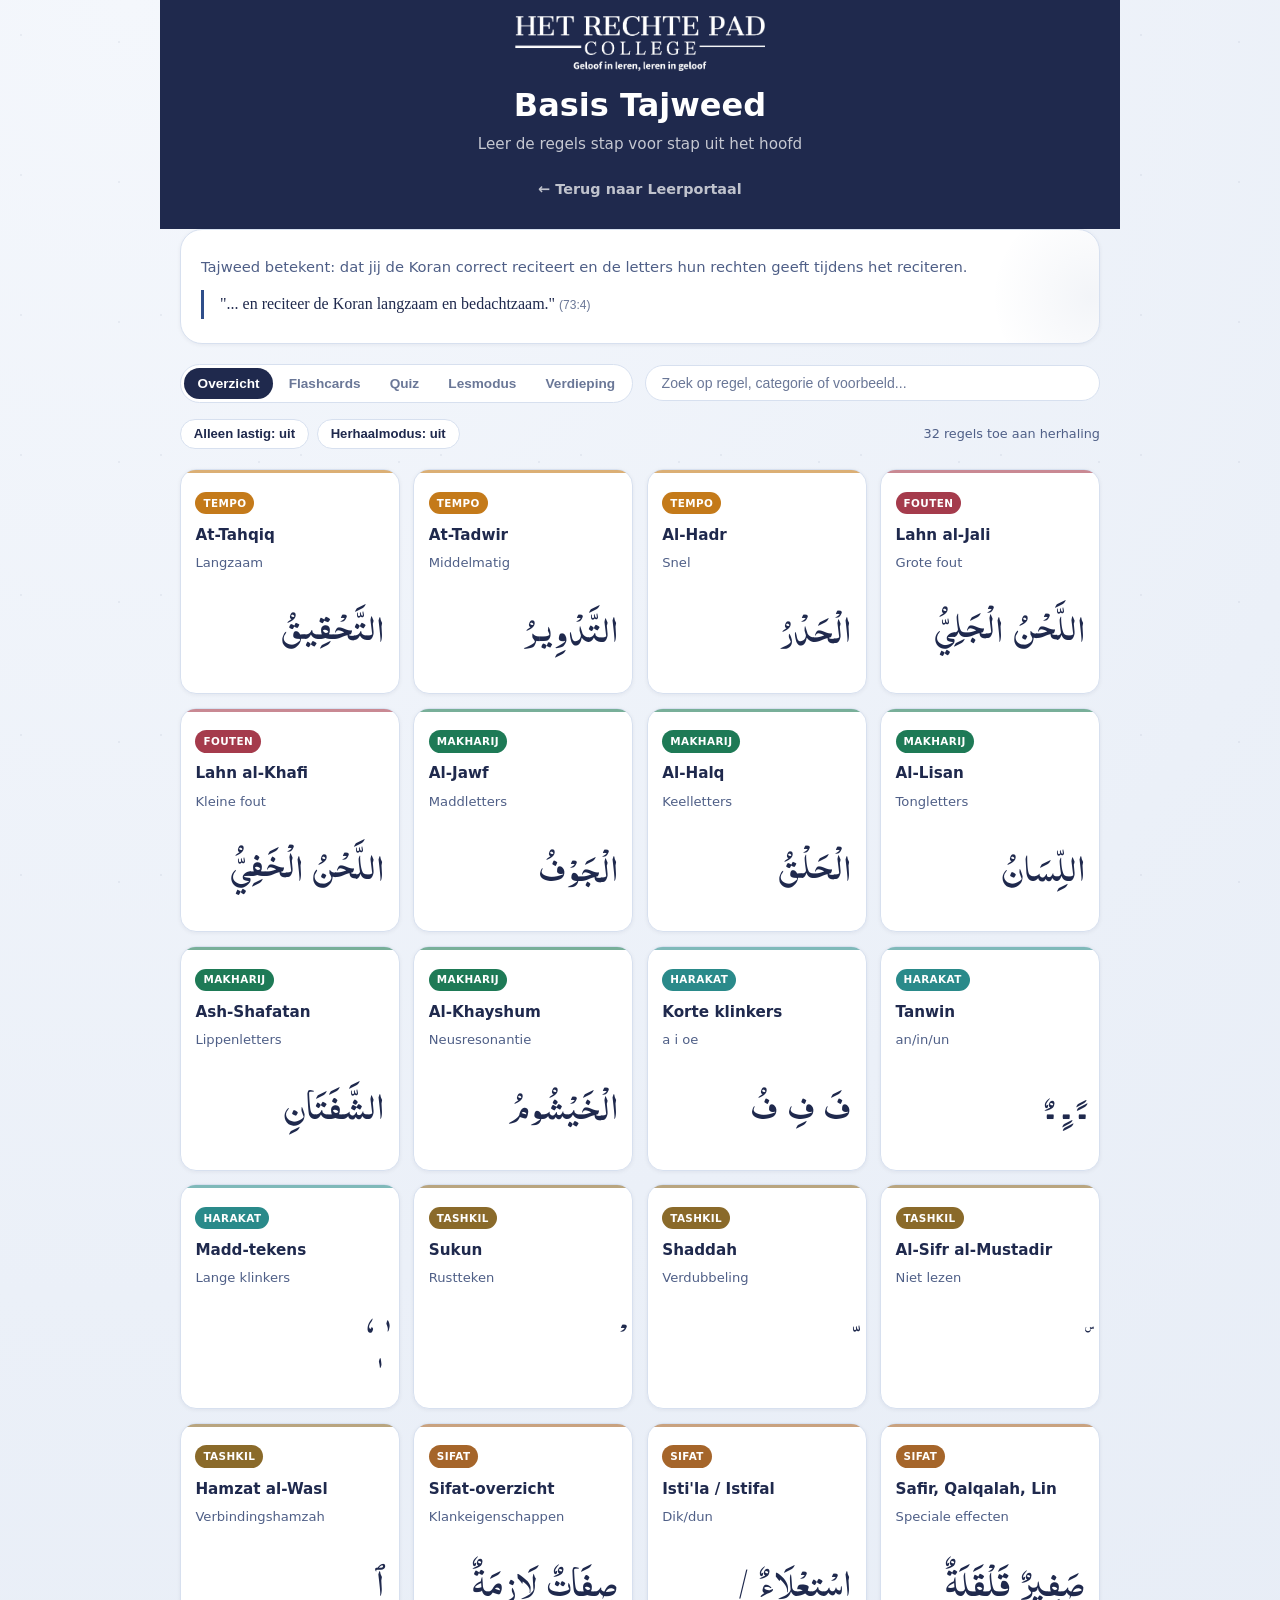
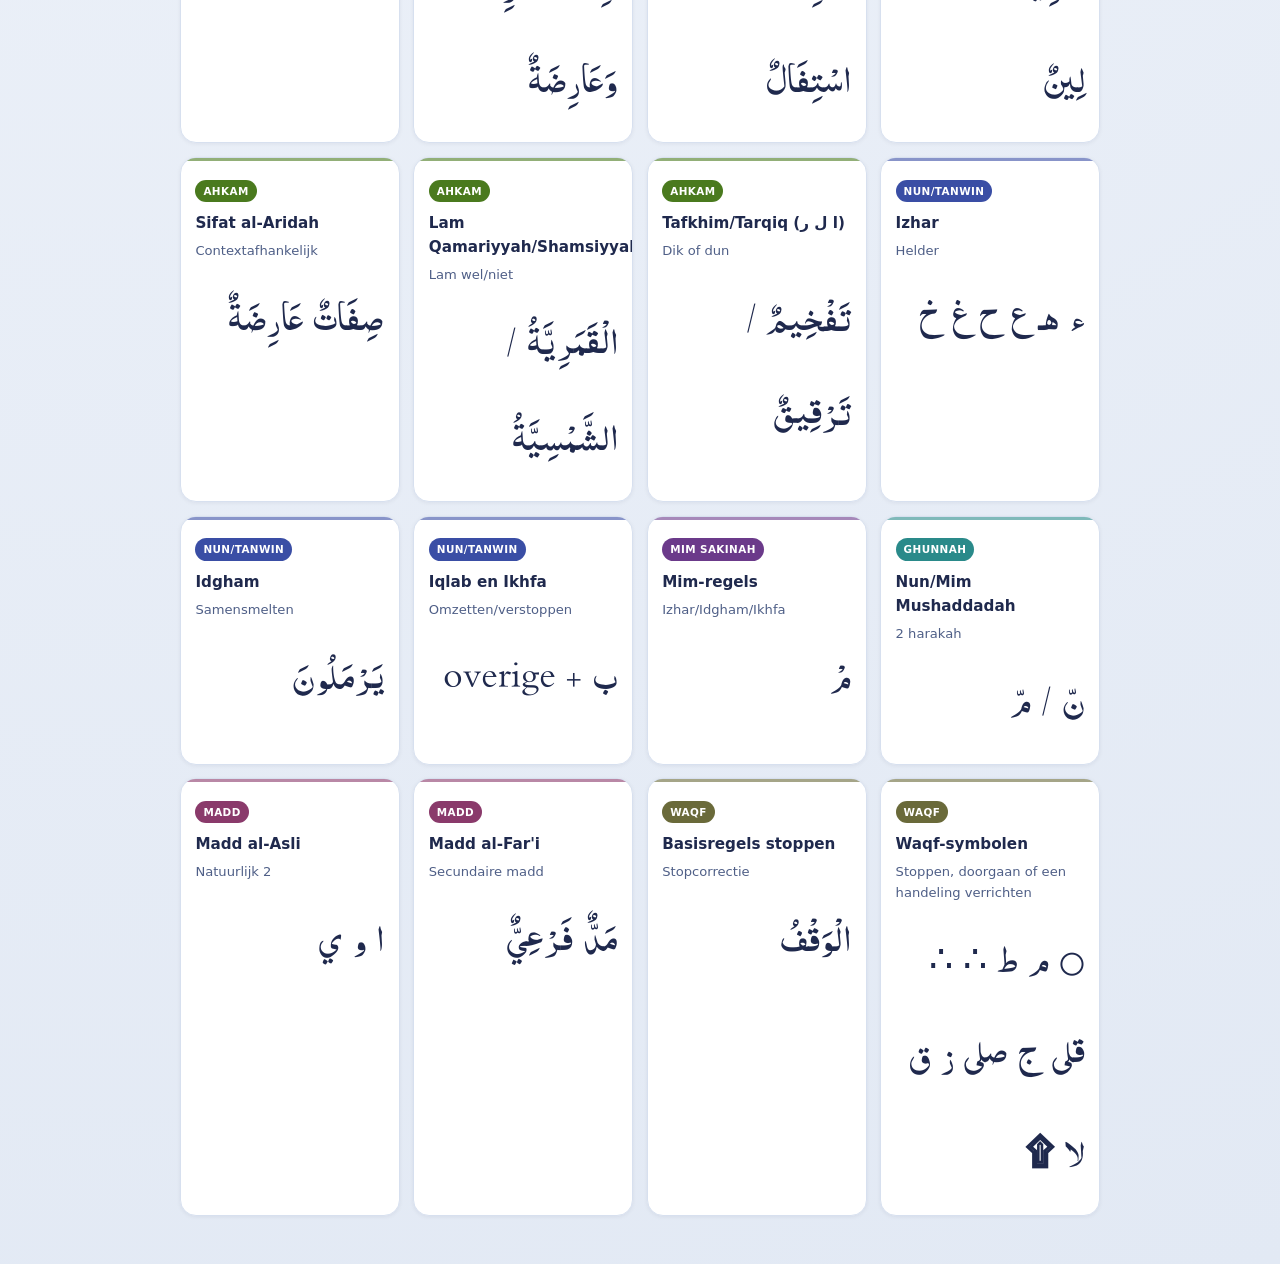
<file: index.html>
<!DOCTYPE html>
<html lang="nl" dir="ltr">
<head>
  <meta charset="UTF-8">
  <meta name="viewport" content="width=device-width, initial-scale=1.0, viewport-fit=cover">
  <title>Basis Tajweed | Het Rechte Pad College</title>
  <link rel="icon" href="/icons/favicon.ico" sizes="48x48">
  <link rel="icon" type="image/svg+xml" href="/icons/favicon.svg">
  <link rel="icon" type="image/png" href="/icons/favicon-96x96.png" sizes="96x96">
  <link rel="apple-touch-icon" sizes="180x180" href="/icons/apple-touch-icon.png">
  <link rel="manifest" href="/icons/site.webmanifest">
  <meta http-equiv="Content-Security-Policy" content="default-src 'self'; script-src 'self' 'unsafe-inline' https://gc.zgo.at; style-src 'self' 'unsafe-inline' https://fonts.googleapis.com; font-src 'self' https://fonts.gstatic.com; img-src 'self' data:; connect-src 'self' https://hetrechtepadcollege.goatcounter.com;">
  <link rel="preconnect" href="https://fonts.googleapis.com">
  <link rel="preconnect" href="https://fonts.gstatic.com" crossorigin>
  <link href="https://fonts.googleapis.com/css2?family=Amiri+Quran&family=Cinzel:wght@400;600;700&family=Noto+Sans:wght@400;500;600;700&display=swap" rel="stylesheet">
  <link rel="stylesheet" href="style.css">
</head>
<body>
<div class="app-shell">
  <header class="app-header">
    <div class="header-inner">
      <img src="images/HRPC-logo.png" alt="Het Rechte Pad College" class="header-logo">
      <div class="header-text">
        <h1 class="header-title">Basis Tajweed</h1>
        <p class="header-subtitle">Leer de regels stap voor stap uit het hoofd</p>
      </div>
    </div>
    <div class="portal-home-wrap">
      <a href="../../" class="portal-home-btn">← Terug naar Leerportaal</a>
    </div>
  </header>

  <section class="intro-section">
    <p>Tajweed betekent: dat jij de Koran correct reciteert en de letters hun rechten geeft tijdens het reciteren.</p>
    <blockquote>"... en reciteer de Koran langzaam en bedachtzaam." <span>(73:4)</span></blockquote>
  </section>

  <div class="toolbar">
    <div class="mode-toggle" role="tablist" aria-label="Modus">
      <button class="mode-btn active" id="modeGallery" role="tab" aria-selected="true">Overzicht</button>
      <button class="mode-btn" id="modeFlashcard" role="tab" aria-selected="false">Flashcards</button>
      <button class="mode-btn" id="modeQuiz" role="tab" aria-selected="false">Quiz</button>
      <button class="mode-btn" id="modeLesson" role="tab" aria-selected="false">Lesmodus</button>
      <button class="mode-btn" id="modeVerdieping" role="tab" aria-selected="false">Verdieping</button>
    </div>
    <div class="search-wrap" id="searchWrap">
      <input type="search" id="searchInput" class="search-input" placeholder="Zoek op regel, categorie of voorbeeld...">
    </div>
  </div>

  <div class="study-utilities" id="studyUtilities">
    <button class="utility-btn" id="toggleDifficultOnly" type="button">Alleen lastig: uit</button>
    <button class="utility-btn" id="toggleReviewOnly" type="button">Herhaalmodus: uit</button>
    <p class="due-info" id="dueInfo">0 regels toe aan herhaling</p>
  </div>

  <main class="view view-gallery active" id="viewGallery">
    <div class="rules-grid" id="rulesGrid"></div>
    <p class="no-results" id="noResults" hidden>Geen regels gevonden.</p>
  </main>

  <main class="view view-flashcard" id="viewFlashcard" hidden>
    <div class="fc-progress-wrap">
      <div class="fc-progress-bar"><div id="fcProgressFill" class="fc-progress-fill"></div></div>
      <p id="fcProgressText" class="fc-progress-text">0 / 0 geleerd</p>
    </div>

    <div class="fc-card-wrap">
      <div class="fc-card" id="fcCard">
        <div class="fc-card-inner" id="fcCardInner">
          <div class="fc-front">
            <span id="fcCategory" class="fc-category">Categorie</span>
            <p id="fcTitle" class="fc-title"></p>
            <p id="fcArabic" class="fc-arabic" dir="rtl" lang="ar"></p>
            <p class="fc-tap-hint">Tik om te draaien</p>
          </div>
          <div class="fc-back">
            <p id="fcKeyword" class="fc-keyword"></p>
            <p id="fcDefinition"></p>
            <p id="fcHow"></p>
            <p id="fcTrigger"></p>
            <p id="fcExample"></p>
            <div id="fcContextLinks" class="context-links" hidden></div>
            <div id="fcArticulation" class="articulation-hint"></div>
            <p id="fcMemory"></p>
          </div>
        </div>
      </div>
    </div>

    <div class="fc-controls">
      <button id="fcPrev" class="fc-nav-btn" aria-label="Vorige">◀</button>
      <div class="fc-center-controls">
        <label class="fc-learned-toggle"><input type="checkbox" id="fcLearnedCheck"><span>Uit het hoofd</span></label>
        <label class="fc-learned-toggle"><input type="checkbox" id="fcDifficultCheck"><span>Lastig</span></label>
        <button id="fcShuffleBtn" class="fc-shuffle-btn" type="button">Shuffle</button>
      </div>
      <button id="fcNext" class="fc-nav-btn" aria-label="Volgende">▶</button>
    </div>
    <p class="fc-counter" id="fcCounter">1 / 1</p>

    <div class="review-controls">
      <button class="review-btn" id="reviewHard" type="button">Moeilijk</button>
      <button class="review-btn" id="reviewGood" type="button">Goed</button>
      <button class="review-btn" id="reviewEasy" type="button">Vlot</button>
    </div>
    <p class="review-next" id="reviewNextInfo">Volgende herhaling: -</p>
  </main>

  <main class="view view-quiz" id="viewQuiz" hidden>
    <div class="quiz-card">
      <p id="quizLabel" class="quiz-label">Vraag 1</p>
      <p class="quiz-question">Welke tajweed-regel past bij dit voorbeeld?</p>
      <p id="quizExample" class="quiz-example" dir="rtl" lang="ar"></p>
      <div id="quizArticulation" class="articulation-hint"></div>
      <div id="quizOptions" class="quiz-options"></div>
      <p id="quizFeedback" class="quiz-feedback"></p>
      <div class="quiz-actions"><button class="utility-btn" id="quizNextBtn" type="button">Volgende vraag</button></div>
    </div>
    <p class="quiz-score" id="quizScore">Score: 0 goed • 0 fout</p>
  </main>

  <main class="view view-lesson" id="viewLesson" hidden>
    <div class="lesson-shell">
      <div class="lesson-header">
        <p id="lessonProgress" class="lesson-progress">Les 1 van 10</p>
        <h2 id="lessonTitle" class="lesson-title">Les titel</h2>
        <p id="lessonDesc" class="lesson-desc"></p>
      </div>
      <section class="lesson-notes" id="lessonNotes">
        <h3 class="lesson-notes-title">Kernpunten</h3>
        <ul id="lessonNotesList" class="lesson-notes-list"></ul>
      </section>
      <div class="lesson-nav">
        <button class="utility-btn" id="lessonPrevBtn" type="button">Vorige les</button>
        <button class="utility-btn" id="lessonNextBtn" type="button">Volgende les</button>
      </div>
      <div class="lesson-cards" id="lessonCards"></div>
      <div class="lesson-checkpoint">
        <p id="lessonCheckpointLabel" class="quiz-label">Checkpoint</p>
        <p id="lessonCheckpointQuestion" class="quiz-question">Vraag</p>
        <div id="lessonCheckpointOptions" class="quiz-options"></div>
        <p id="lessonCheckpointFeedback" class="quiz-feedback"></p>
        <div class="quiz-actions">
          <button class="utility-btn" id="lessonCheckpointNext" type="button">Nieuwe checkpoint</button>
          <button class="utility-btn" id="lessonMarkDone" type="button">Markeer les afgerond</button>
        </div>
      </div>
    </div>
  </main>

  <div class="modal-overlay" id="modalOverlay" hidden>
    <div class="modal" role="dialog" aria-modal="true">
      <button class="modal-close" id="modalClose" aria-label="Sluiten">×</button>
      <p id="modalCategory" class="modal-category"></p>
      <p id="modalTitle" class="modal-title"></p>
      <p id="modalArabic" class="modal-arabic" dir="rtl" lang="ar"></p>
      <div class="modal-divider"></div>
      <p id="modalKeyword"></p>
      <p id="modalDefinition"></p>
      <p id="modalHow"></p>
      <p id="modalTrigger"></p>
      <p id="modalExample"></p>
      <div id="modalContextLinks" class="context-links" hidden></div>
      <div id="modalArticulation" class="articulation-hint"></div>
      <p id="modalMemory"></p>
    </div>
  </div>

  <div class="subcard-overlay" id="subcardOverlay" hidden>
    <div class="subcard" role="dialog" aria-modal="true" aria-label="Contextkaart">
      <button class="subcard-close" id="subcardClose" aria-label="Sluiten">×</button>
      <p id="subcardRule" class="subcard-rule"></p>
      <p id="subcardTitle" class="subcard-title"></p>
      <p id="subcardArabic" class="subcard-arabic" dir="rtl" lang="ar"></p>
      <p id="subcardBody" class="subcard-body"></p>
    </div>
  </div>
</div>

<script src="script.js"></script>
<script data-goatcounter="https://hetrechtepadcollege.goatcounter.com/count" async src="https://gc.zgo.at/count.js"
        integrity="sha384-DGiREytotlUiLflu8vLo0vvfxKWn36pKPT1ZBhh3R+3vhwrS/4p3H9eys9Zr2bPQ" crossorigin="anonymous"></script>
</body>
</html>
</file>
<file: style.css>
@font-face {
  font-family: 'AlQalamQuranMajeed';
  src: url('fonts/AlQalamQuranMajeed.ttf') format('truetype');
  font-display: swap;
}

/* ── Design Tokens ── */
:root {
  --bg-1: #f4f7fc;
  --bg-2: #ebf0f8;
  --bg-3: #e2e9f4;

  --brand: #1f294d;
  --brand-2: #2f4e8a;
  --brand-soft: rgba(31, 41, 77, .1);

  --emerald: #2e7d57;
  --emerald-soft: rgba(46, 125, 87, .08);
  --ruby: #a53b4c;
  --ruby-soft: rgba(165, 59, 76, .1);

  --text: #1f294d;
  --text-soft: #4f5f87;
  --text-muted: #6a7797;

  --border: #d7e0ef;
  --border-strong: #b8c5de;
  --surface: #fff;
  --surface-2: #f6f8fd;

  --shadow-soft: 0 1px 4px rgba(12, 24, 58, .06);
  --shadow-card: 0 10px 26px rgba(24, 40, 82, .08);

  --radius-sm: 10px;
  --radius-md: 16px;
  --radius-lg: 22px;
  --radius-pill: 999px;

  /* category accent colors */
  --cat-intro: #2f4e8a;
  --cat-tempo: #c47a1a;
  --cat-fouten: #a53b4c;
  --cat-qiraat: #6b4ea0;
  --cat-overzicht: #3a6ea5;
  --cat-makharij: #1e7a56;
  --cat-harakat: #2a8a8a;
  --cat-tashkil: #8a6a2a;
  --cat-sifat: #a5652a;
  --cat-ahkam: #4a7a1e;
  --cat-nun: #3a4ea5;
  --cat-mim: #6b3a8a;
  --cat-ghunnah: #2a8a8a;
  --cat-madd: #8a3a6b;
  --cat-waqf: #6a6a3a;
}

/* ── Reset & Base ── */
*, *::before, *::after { box-sizing: border-box; margin: 0; padding: 0; }
html { -webkit-text-size-adjust: 100%; scroll-behavior: smooth; }

body {
  font-family: 'Noto Sans', system-ui, sans-serif;
  color: var(--text);
  background: radial-gradient(circle at 10% 0, var(--bg-1), var(--bg-2) 42%, var(--bg-3));
  min-height: 100vh;
  line-height: 1.6;
  margin: 0;
}

/* subtle dot pattern */
body::before {
  content: '';
  position: fixed;
  inset: 0;
  opacity: .05;
  pointer-events: none;
  background-image:
    radial-gradient(circle at 15% 25%, var(--brand) 1px, transparent 1px),
    radial-gradient(circle at 85% 30%, var(--brand) 1px, transparent 1px);
  background-size: 140px 140px;
}

/* ── App Shell ── */
.app-shell {
  position: relative;
  z-index: 1;
  max-width: 960px;
  margin: 0 auto;
  padding: 0 1.25rem 3rem;
  animation: pageIn .5s cubic-bezier(.22, 1, .36, 1);
}

/* ── Header ── */
.app-header {
  width: calc(100% + 2.5rem);
  margin-left: -1.25rem;
  margin-right: -1.25rem;
  background: #1f294d;
  padding: 1rem 1.25rem 1.4rem;
  display: flex;
  flex-direction: column;
  align-items: center;
  gap: .9rem;
}

.header-inner {
  display: flex;
  flex-direction: column;
  align-items: center;
  gap: .6rem;
  text-align: center;
}

.header-logo {
  width: 100%;
  max-width: 250px;
  height: auto;
}

.header-title {
  color: #fff;
  font-size: clamp(1.45rem, 4.8vw, 2rem);
  font-weight: 700;
}

.header-subtitle {
  font-size: .95rem;
  color: rgba(255, 255, 255, .74);
}

.portal-home-wrap {
  text-align: center;
  margin-top: .1rem;
}

.portal-home-btn {
  display: inline-block;
  text-decoration: none;
  text-align: center;
  color: rgba(255, 255, 255, .72);
  font-weight: 600;
  padding: .38rem 1rem;
  font-size: .9rem;
  transition: color .2s ease;
}

.portal-home-btn:hover {
  color: #d4af37;
}

/* ── Intro / Quran Verse Hero ── */
.intro-section {
  position: relative;
  background: var(--surface);
  border: 1px solid var(--border);
  border-radius: var(--radius-lg);
  padding: 1.5rem 1.25rem;
  margin-bottom: 1.25rem;
  box-shadow: var(--shadow-soft);
  overflow: hidden;
  line-height: 1.7;
}

.intro-section::before {
  content: '';
  position: absolute;
  top: -30%;
  right: -10%;
  width: 200px;
  height: 200px;
  background: radial-gradient(circle, rgba(47, 78, 138, .06), transparent 70%);
  border-radius: 50%;
  pointer-events: none;
}

.intro-section p {
  color: var(--text-soft);
  font-size: .92rem;
}

.intro-section blockquote {
  position: relative;
  margin-top: .65rem;
  border-left: 3px solid var(--brand-2);
  padding-left: 1rem;
  color: var(--brand);
  font-family: 'Cinzel', serif;
  font-size: 1rem;
  line-height: 1.8;
}

.intro-section blockquote span {
  display: inline-block;
  margin-top: .25rem;
  font-family: 'Noto Sans', sans-serif;
  font-size: .75rem;
  color: var(--text-muted);
}

/* ── Toolbar ── */
.toolbar {
  display: flex;
  gap: .75rem;
  align-items: center;
  flex-wrap: wrap;
  margin-bottom: 1rem;
}

.mode-toggle {
  display: flex;
  gap: 2px;
  background: var(--surface);
  border: 1px solid var(--border);
  padding: 3px;
  border-radius: var(--radius-pill);
}

.mode-btn {
  border: 0;
  background: transparent;
  border-radius: var(--radius-pill);
  padding: .5rem .85rem;
  color: var(--text-muted);
  font-weight: 600;
  font-size: .85rem;
  cursor: pointer;
  transition: all .25s ease;
}
.mode-btn:hover { color: var(--text-soft); }
.mode-btn.active {
  background: var(--brand);
  color: #fff;
}

.search-wrap { flex: 1 1 220px; }
.search-input {
  width: 100%;
  border: 1px solid var(--border);
  border-radius: var(--radius-pill);
  padding: .55rem 1rem;
  background: var(--surface);
  color: var(--text);
  font-size: .88rem;
  transition: border-color .2s ease;
}
.search-input::placeholder { color: var(--text-muted); }
.search-input:focus { outline: none; border-color: var(--brand-2); box-shadow: 0 0 0 3px rgba(47, 78, 138, .1); }

/* ── Study Utilities ── */
.study-utilities {
  display: flex;
  gap: .5rem;
  flex-wrap: wrap;
  align-items: center;
  margin-bottom: 1.25rem;
}

.utility-btn {
  border: 1px solid var(--border);
  background: var(--surface);
  border-radius: var(--radius-pill);
  padding: .42rem .8rem;
  font-weight: 600;
  font-size: .82rem;
  color: var(--text);
  cursor: pointer;
  transition: all .2s ease;
}
.utility-btn:hover {
  background: var(--surface-2);
  border-color: var(--border-strong);
}

.due-info {
  margin-left: auto;
  color: var(--text-soft);
  font-size: .8rem;
}

/* ── Views ── */
.view { display: none; }
.view.active { display: block; animation: viewIn .35s cubic-bezier(.22, 1, .36, 1); }

/* ── Gallery Grid ── */
.rules-grid {
  display: grid;
  grid-template-columns: repeat(auto-fill, minmax(200px, 1fr));
  gap: .85rem;
}

.rule-card {
  background: var(--surface);
  border: 1px solid var(--border);
  border-radius: var(--radius-md);
  padding: 1rem .9rem;
  box-shadow: var(--shadow-soft);
  cursor: pointer;
  transition: all .3s cubic-bezier(.22, 1, .36, 1);
  position: relative;
  overflow: hidden;
}
.rule-card::before {
  content: '';
  position: absolute;
  top: 0;
  left: 0;
  right: 0;
  height: 3px;
  background: var(--cat-color, var(--brand-2));
  opacity: .6;
  transition: opacity .3s ease;
}
.rule-card:hover {
  transform: translateY(-4px);
  border-color: var(--border-strong);
  box-shadow: var(--shadow-card);
}
.rule-card:hover::before { opacity: 1; }

.rule-card.learned {
  background: linear-gradient(180deg, var(--surface), var(--surface-2));
  border-color: rgba(46, 125, 87, .25);
}
.rule-card.learned::after {
  content: '';
  position: absolute;
  top: .65rem;
  right: .65rem;
  width: 8px;
  height: 8px;
  border-radius: 50%;
  background: var(--emerald);
  box-shadow: 0 0 6px rgba(46, 125, 87, .3);
}
.rule-card.difficult {
  border-color: rgba(47, 78, 138, .3);
  box-shadow: 0 0 0 2px rgba(47, 78, 138, .06), var(--shadow-soft);
}

.rule-cat {
  display: inline-block;
  margin-top: .35rem;
  background: rgba(47, 78, 138, .12);
  color: var(--brand);
  font-size: .65rem;
  padding: .18rem .5rem;
  border-radius: var(--radius-pill);
  font-weight: 700;
  text-transform: uppercase;
  letter-spacing: .04em;
}
.rule-title {
  margin-top: .55rem;
  font-size: .95rem;
  color: var(--brand);
  font-weight: 700;
}
.rule-keyword {
  margin-top: .3rem;
  color: var(--text-soft);
  font-size: .82rem;
}
.rule-arabic {
  margin-top: .5rem;
  font-family: 'AlQalamQuranMajeed', 'Amiri', serif;
  font-size: clamp(1.75rem, 4.8vw, 2.35rem);
  line-height: 2.55;
  word-spacing: .15em;
  color: var(--brand);
}
.no-results {
  padding: 3rem 1rem;
  text-align: center;
  color: var(--text-soft);
  font-size: .92rem;
}

/* ── Flashcard ── */
.fc-progress-wrap { margin-bottom: 1rem; }
.fc-progress-bar {
  height: 8px;
  background: #dfe6f3;
  border-radius: var(--radius-pill);
  overflow: hidden;
}
.fc-progress-fill {
  height: 100%;
  width: 0;
  background: linear-gradient(90deg, var(--brand-2), var(--brand));
  transition: width .4s cubic-bezier(.22, 1, .36, 1);
  border-radius: var(--radius-pill);
}
.fc-progress-text {
  margin-top: .5rem;
  text-align: right;
  color: var(--text-soft);
  font-size: .8rem;
}

.fc-card-wrap {
  perspective: 1200px;
  margin-bottom: 1rem;
}
.fc-card {
  cursor: pointer;
  transition: transform .25s cubic-bezier(.22, 1, .36, 1);
}
.fc-card:hover { transform: translateY(-3px); }

.fc-card-inner {
  position: relative;
  min-height: 400px;
  transform-style: preserve-3d;
  transition: transform .6s cubic-bezier(.22, 1, .36, 1);
}
.fc-card-inner.flipped { transform: rotateY(180deg); }

.fc-front, .fc-back {
  position: absolute;
  inset: 0;
  border: 1px solid var(--border);
  border-radius: var(--radius-lg);
  background: var(--surface);
  box-shadow: var(--shadow-card);
  backface-visibility: hidden;
  padding: 1.5rem;
  overflow: auto;
}

.fc-front {
  display: flex;
  flex-direction: column;
  align-items: center;
  justify-content: center;
  text-align: center;
}
.fc-front::before {
  content: '';
  position: absolute;
  inset: 0;
  border-radius: var(--radius-lg);
  background:
    radial-gradient(circle at 20% 20%, rgba(47, 78, 138, .03), transparent 50%),
    radial-gradient(circle at 80% 80%, rgba(46, 125, 87, .02), transparent 50%);
  pointer-events: none;
}

.fc-category {
  display: inline-block;
  background: rgba(47, 78, 138, .12);
  color: var(--brand);
  border-radius: var(--radius-pill);
  padding: .22rem .65rem;
  font-size: .68rem;
  font-weight: 700;
  text-transform: uppercase;
  letter-spacing: .05em;
}
.fc-title {
  margin-top: .8rem;
  color: var(--brand);
  font-weight: 700;
  font-size: clamp(1.3rem, 5vw, 1.85rem);
}
.fc-arabic {
  margin-top: 1rem;
  font-family: 'AlQalamQuranMajeed', 'Amiri', serif;
  font-size: clamp(2.6rem, 8.4vw, 4.1rem);
  line-height: 2.6;
  word-spacing: .15em;
  color: var(--brand);
}
.fc-tap-hint {
  margin-top: 1.25rem;
  color: var(--text-muted);
  font-size: .78rem;
  animation: pulse 2s ease-in-out infinite;
}
.fc-back { transform: rotateY(180deg); }
.fc-back p {
  font-size: .9rem;
  line-height: 1.65;
  color: var(--text);
  margin-bottom: .6rem;
}
.fc-keyword { font-weight: 700; color: var(--brand); }

.fc-controls {
  display: flex;
  align-items: center;
  justify-content: space-between;
  gap: .6rem;
}
.fc-nav-btn {
  width: 48px;
  height: 48px;
  border-radius: var(--radius-pill);
  border: 1px solid var(--border);
  background: var(--surface);
  color: var(--brand);
  font-size: 1rem;
  cursor: pointer;
  transition: all .2s ease;
}
.fc-nav-btn:hover {
  background: var(--surface-2);
  border-color: var(--border-strong);
  transform: scale(1.05);
}

.fc-center-controls {
  display: flex;
  gap: .5rem;
  align-items: center;
  flex-wrap: wrap;
  justify-content: center;
}

.fc-learned-toggle {
  border: 1px solid var(--border);
  border-radius: var(--radius-pill);
  padding: .42rem .75rem;
  background: var(--surface);
  font-size: .82rem;
  font-weight: 600;
  color: var(--text);
  display: inline-flex;
  gap: .35rem;
  align-items: center;
  cursor: pointer;
  transition: all .2s ease;
}
.fc-learned-toggle:hover { border-color: var(--border-strong); }
.fc-learned-toggle input { display: none; }
.fc-learned-toggle:has(input:checked) {
  border-color: var(--emerald);
  color: var(--emerald);
  background: var(--emerald-soft);
}

.fc-shuffle-btn {
  border: 1px solid var(--border);
  border-radius: var(--radius-pill);
  background: var(--surface);
  padding: .42rem .8rem;
  font-weight: 600;
  font-size: .82rem;
  color: var(--text);
  cursor: pointer;
  transition: all .2s ease;
}
.fc-shuffle-btn:hover { border-color: var(--border-strong); }

.fc-counter {
  text-align: center;
  margin-top: .75rem;
  color: var(--text-soft);
  font-size: .82rem;
  font-variant-numeric: tabular-nums;
}

.review-controls {
  margin-top: .8rem;
  display: flex;
  gap: .5rem;
  justify-content: center;
  flex-wrap: wrap;
}
.review-btn {
  border: 1px solid var(--border);
  background: var(--surface);
  border-radius: var(--radius-sm);
  padding: .45rem .85rem;
  font-weight: 600;
  font-size: .85rem;
  color: var(--text);
  cursor: pointer;
  transition: all .2s ease;
}
.review-btn:hover { border-color: var(--border-strong); }
#reviewEasy:hover { border-color: var(--emerald); color: var(--emerald); }
#reviewHard:hover { border-color: var(--ruby); color: var(--ruby); }

.review-next {
  text-align: center;
  margin-top: .5rem;
  font-size: .78rem;
  color: var(--text-soft);
}

/* ── Highlights ── */
.tw-highlight {
  background: rgba(47, 78, 138, .12);
  border-bottom: 2px solid rgba(47, 78, 138, .4);
  border-radius: 3px;
  padding: 0 .1em;
}
.tw-highlight-ar {
  font-family: inherit;
  font-size: inherit;
  line-height: inherit;
  direction: inherit;
  unicode-bidi: isolate;
  display: inline;
  padding: 0 .2em;
}
.example-label {
  font-size: .95em;
}
.example-value {
  display: inline-block;
  vertical-align: top;
  direction: ltr;
  unicode-bidi: plaintext;
}
.example-line {
  display: block;
}
.example-line + .example-line {
  margin-top: .5rem;
}
.example-multiline .example-label {
  display: block;
  margin-bottom: .18rem;
}
.example-multiline .example-value {
  display: block;
}
.context-links {
  margin: .65rem 0 .45rem;
}
.context-label {
  margin: 0 0 .35rem;
  font-size: .78rem;
  font-weight: 700;
  color: var(--text-soft);
  text-transform: uppercase;
  letter-spacing: .04em;
}
.context-chip-wrap {
  display: flex;
  flex-wrap: wrap;
  gap: .4rem;
}
.context-chip {
  border: 1px solid var(--border);
  background: var(--surface-2);
  color: var(--brand);
  border-radius: var(--radius-pill);
  padding: .34rem .62rem;
  font-size: .78rem;
  font-weight: 700;
  cursor: pointer;
  transition: all .2s ease;
}
.context-chip:hover {
  border-color: var(--brand-2);
  background: rgba(47, 78, 138, .12);
}
.waqf-category-list {
  display: grid;
  gap: .55rem;
  margin-top: .2rem;
}

.waqf-category {
  display: flex;
  align-items: center;
  gap: .85rem;
  cursor: pointer;
  text-align: left;
  width: 100%;
  font: inherit;
  transition: filter .15s ease;
  border: 1px solid var(--border);
  border-radius: .85rem;
  padding: .78rem .9rem;
  background: var(--surface-2);
  box-shadow: 0 1px 2px rgba(18, 28, 54, .03);
}

.waqf-category-icon {
  width: 1.3rem;
  height: 1.3rem;
  display: inline-flex;
  align-items: center;
  justify-content: center;
  flex: 0 0 1.3rem;
  transform: translateY(.01rem);
}

.waqf-category-icon svg {
  width: 100%;
  height: 100%;
  display: block;
}

.waqf-category-text {
  display: flex;
  flex-direction: column;
  gap: .16rem;
  min-width: 0;
}

.waqf-category-label {
  font-size: .86rem;
  font-weight: 700;
  line-height: 1.2;
  color: var(--text);
}

.waqf-category-sub {
  font-size: .76rem;
  line-height: 1.2;
  color: var(--text-soft);
  font-weight: 600;
}

.waqf-stop {
  border-color: rgba(209, 47, 47, .34);
  color: rgb(209, 47, 47);
  background: linear-gradient(180deg, rgba(209, 47, 47, .04), rgba(209, 47, 47, .015));
}

.waqf-choice {
  border-color: rgba(230, 134, 22, .34);
  color: rgb(230, 134, 22);
  background: linear-gradient(180deg, rgba(230, 134, 22, .05), rgba(230, 134, 22, .018));
}

.waqf-continue {
  border-color: rgba(31, 148, 84, .34);
  color: rgb(31, 148, 84);
  background: linear-gradient(180deg, rgba(31, 148, 84, .05), rgba(31, 148, 84, .018));
}

.waqf-sajdah {
  border-color: rgba(126, 74, 196, .36);
  color: rgb(126, 74, 196);
  background: linear-gradient(180deg, rgba(126, 74, 196, .055), rgba(126, 74, 196, .02));
}
.example-ar {
  font-family: 'AlQalamQuranMajeed', 'Amiri', serif;
  font-size: clamp(1.55rem, 4.8vw, 2.15rem);
  line-height: 1.95;
  direction: rtl;
  unicode-bidi: isolate;
  display: inline-block;
}
.modal .example-ar {
  font-size: clamp(1.9rem, 5.9vw, 2.75rem);
  line-height: 2.05;
}
.modal .example-line + .example-line {
  margin-top: .65rem;
}
.waqf-symbol {
  font-family: 'Noto Sans Arabic', 'Noto Naskh Arabic', 'Amiri Quran', 'Amiri', 'Segoe UI Symbol', serif;
  font-size: 1.6em;
  font-weight: 700;
  line-height: 1;
  display: inline-block;
  transform: translateY(.08em);
  padding: 0 .08em;
}
.waqf-symbol-inline {
  font-family: 'Noto Sans Arabic', 'Noto Naskh Arabic', 'Amiri Quran', 'Amiri', 'Segoe UI Symbol', serif;
  font-size: 1em;
  font-weight: 700;
  line-height: 1;
  display: inline-block;
  transform: translateY(.03em);
}
.waqf-symbol-word {
  font-size: .78em;
  line-height: 1;
  padding: 0 .06em;
  vertical-align: super;
  opacity: .95;
}
.modal .waqf-symbol-word {
  font-size: .92rem;
  line-height: 1;
  vertical-align: baseline;
  transform: none;
}

.subcard-overlay {
  position: fixed;
  inset: 0;
  z-index: 2300;
  background: rgba(14, 24, 48, .38);
  display: flex;
  align-items: center;
  justify-content: center;
  padding: max(1rem, env(safe-area-inset-top)) 1rem max(1rem, env(safe-area-inset-bottom));
  animation: fadeIn .2s ease;
}
.subcard-overlay[hidden] { display: none; }
.subcard {
  width: min(560px, 100%);
  max-height: min(calc(100dvh - 2rem), 660px);
  overflow: auto;
  background: #fff;
  border: 1px solid var(--border);
  border-radius: var(--radius-lg);
  box-shadow: 0 20px 48px rgba(18, 28, 54, .25);
  padding: 1.1rem 1rem .95rem;
  position: relative;
  animation: modalIn .25s cubic-bezier(.22, 1, .36, 1);
}
.subcard-close {
  position: absolute;
  right: .65rem;
  top: .55rem;
  width: 34px;
  height: 34px;
  border: 0;
  border-radius: 50%;
  background: var(--surface-2);
  color: var(--brand);
  font-size: 1.2rem;
  cursor: pointer;
}
.subcard-rule {
  margin: 0;
  font-size: .75rem;
  text-transform: uppercase;
  letter-spacing: .05em;
  font-weight: 700;
  color: var(--text-soft);
}
.subcard-title {
  margin: .35rem 0 .2rem;
  font-size: 1.2rem;
  font-weight: 700;
  color: var(--brand);
}
.subcard-arabic {
  margin: 0 0 .4rem;
  font-family: 'AlQalamQuranMajeed', 'Amiri', serif;
  font-size: clamp(1.6rem, 6vw, 2.2rem);
  line-height: 1.9;
  color: var(--brand);
}
.subcard-body {
  margin: 0;
  color: #2a3660;
  font-size: .98rem;
  line-height: 1.65;
}
.symbol-hotspot {
  border: 0;
  background: transparent;
  color: inherit;
  font: inherit;
  cursor: pointer;
}
.symbol-hotspot:hover {
  filter: brightness(.95);
}
.symbol-tone-stop { color: rgb(209, 47, 47); }
.symbol-tone-choice { color: rgb(200, 110, 10); }
.symbol-tone-continue { color: rgb(31, 148, 84); }
.symbol-tone-sajdah { color: rgb(126, 74, 196); }

.symbol-tap-hint {
  display: block;
  font-size: .76rem;
  color: var(--text-muted);
  font-style: italic;
  margin: .25rem 0 .1rem;
}

.waqf-category:hover { filter: brightness(.93); }
.waqf-category-arrow {
  margin-left: auto;
  font-size: 1.1rem;
  opacity: .45;
  flex-shrink: 0;
}

.waqf-symbol-list {
  display: flex;
  flex-direction: column;
  gap: .7rem;
  margin-top: .1rem;
}
.waqf-symbol-item {
  display: flex;
  align-items: baseline;
  gap: .7rem;
}
.waqf-symbol-ar {
  font-family: 'AlQalamQuranMajeed', 'Amiri', serif;
  font-size: 1.35rem;
  line-height: 1.5;
  flex-shrink: 0;
  min-width: 1.8rem;
  text-align: center;
}
.waqf-symbol-desc {
  font-size: .86rem;
  color: var(--text);
  line-height: 1.4;
}
/* ── Articulation ── */
.articulation-hint {
  display: flex;
  gap: .6rem;
  align-items: center;
  border: 1px solid var(--border);
  border-radius: var(--radius-sm);
  background: var(--surface-2);
  padding: .55rem .65rem;
  margin: .55rem 0 .65rem;
  color: var(--text-soft);
  font-size: .82rem;
}
.art-icon {
  width: 2.8rem;
  height: 2.8rem;
  border-radius: var(--radius-sm);
  overflow: hidden;
  display: inline-flex;
  align-items: center;
  justify-content: center;
  background: rgba(47, 78, 138, .1);
  flex-shrink: 0;
}
.art-illustration { width: 100%; height: 100%; display: block; }
.art-icon.nose .art-illustration { animation: cartoonBreathe 1.35s ease-in-out infinite; }
.art-icon.throat .art-illustration { animation: cartoonPulse 1.6s ease-in-out infinite; }
.art-icon.lips .art-illustration { animation: cartoonMouth 1.45s ease-in-out infinite; }
.art-icon.tongue .art-illustration { animation: cartoonWobble 1.55s ease-in-out infinite; }
.art-icon.stretch .art-illustration { animation: cartoonStretch 1.45s ease-in-out infinite; }
.art-icon.echo .art-illustration { animation: cartoonEcho 1.2s ease-in-out infinite; }

/* ── Quiz ── */
.quiz-card, .lesson-shell {
  background: var(--surface);
  border: 1px solid var(--border);
  border-radius: var(--radius-lg);
  box-shadow: var(--shadow-soft);
  padding: 1.25rem;
}

.quiz-label {
  font-size: .76rem;
  font-weight: 700;
  color: var(--brand-2);
  text-transform: uppercase;
  letter-spacing: .05em;
}
.quiz-question {
  margin-top: .35rem;
  color: var(--brand);
  font-weight: 700;
  font-size: 1rem;
}
.quiz-example {
  margin-top: .65rem;
  font-family: 'AlQalamQuranMajeed', 'Amiri', serif;
  font-size: clamp(1.9rem, 6.2vw, 2.8rem);
  line-height: 2.4;
  color: var(--brand);
}

.quiz-options {
  display: grid;
  gap: .5rem;
  margin-top: .7rem;
}
.quiz-option {
  border: 1px solid var(--border);
  background: var(--surface);
  border-radius: var(--radius-sm);
  padding: .65rem .75rem;
  text-align: left;
  cursor: pointer;
  transition: all .2s ease;
}
.quiz-option:hover {
  border-color: var(--border-strong);
  background: var(--surface-2);
}
.quiz-option strong {
  display: block;
  font-size: .9rem;
  color: var(--text);
}
.quiz-option span {
  display: block;
  margin-top: .2rem;
  font-size: .72rem;
  text-transform: uppercase;
  letter-spacing: .03em;
  color: var(--text-muted);
}
.quiz-option.is-correct {
  border-color: var(--emerald);
  background: var(--emerald-soft);
  animation: correctPop .35s cubic-bezier(.22, 1, .36, 1);
}
.quiz-option.is-wrong {
  border-color: var(--ruby);
  background: var(--ruby-soft);
  animation: shake .4s ease;
}

.quiz-feedback {
  margin-top: .55rem;
  min-height: 1.2rem;
  font-size: .84rem;
}
.quiz-feedback.ok { color: var(--emerald); }
.quiz-feedback.bad { color: var(--ruby); }

.quiz-actions {
  margin-top: .7rem;
  display: flex;
  gap: .5rem;
  justify-content: flex-end;
}
.quiz-score {
  text-align: right;
  margin-top: .7rem;
  color: var(--text-soft);
  font-size: .8rem;
  font-variant-numeric: tabular-nums;
}

/* ── Lesson ── */
.lesson-progress {
  font-size: .76rem;
  font-weight: 700;
  color: var(--brand-2);
  text-transform: uppercase;
  letter-spacing: .05em;
}
.lesson-title {
  margin-top: .3rem;
  color: var(--brand);
  font-size: 1.15rem;
  font-weight: 700;
}
.lesson-desc {
  margin-top: .4rem;
  color: var(--text-soft);
  font-size: .86rem;
  line-height: 1.6;
}

.lesson-notes {
  margin-top: .85rem;
  border: 1px solid var(--border);
  border-radius: var(--radius-md);
  background: var(--surface-2);
  padding: .8rem .85rem;
}
.lesson-notes-title {
  font-size: .82rem;
  color: var(--brand);
  font-weight: 700;
}
.lesson-notes-list {
  margin: .5rem 0 0 1.1rem;
  font-size: .84rem;
  line-height: 1.65;
  color: var(--text-soft);
}
.lesson-notes-list li::marker { color: var(--brand-2); }

.lesson-nav {
  display: flex;
  gap: .5rem;
  margin-top: .8rem;
}
.lesson-nav .utility-btn:disabled {
  opacity: .35;
  cursor: not-allowed;
}

.lesson-cards {
  display: grid;
  gap: .65rem;
  grid-template-columns: repeat(auto-fill, minmax(180px, 1fr));
  margin-top: .9rem;
}

.lesson-checkpoint {
  margin-top: 1rem;
  border-top: 1px solid var(--border);
  padding-top: .9rem;
}
.lesson-check-ar {
  display: block;
  margin-top: .4rem;
  font-family: 'AlQalamQuranMajeed', 'Amiri', serif;
  font-size: clamp(1.8rem, 6.4vw, 2.4rem);
  line-height: 2.4;
  color: var(--brand);
}

/* ── Modal ── */
.modal-overlay {
  position: fixed;
  inset: 0;
  z-index: 20;
  background: rgba(18, 28, 54, .55);
  backdrop-filter: blur(8px);
  -webkit-backdrop-filter: blur(8px);
  display: grid;
  place-items: center;
  padding: max(1rem, env(safe-area-inset-top)) 1rem max(1rem, env(safe-area-inset-bottom));
  overflow-y: auto;
  animation: fadeIn .25s ease;
}
.modal-overlay[hidden] { display: none; }

.modal {
  width: 100%;
  max-width: 620px;
  max-height: min(calc(100dvh - 2rem), 720px);
  overflow: auto;
  background: #fff;
  border: 1px solid var(--border);
  border-radius: var(--radius-lg);
  box-shadow: 0 20px 48px rgba(18, 28, 54, .25);
  padding: 1.5rem;
  position: relative;
  animation: modalIn .3s cubic-bezier(.22, 1, .36, 1);
}

.modal-close {
  position: absolute;
  right: .75rem;
  top: .65rem;
  width: 36px;
  height: 36px;
  border: 0;
  border-radius: 50%;
  background: var(--surface-2);
  font-size: 1.25rem;
  color: var(--brand);
  cursor: pointer;
  transition: all .2s ease;
}
.modal-close:hover {
  background: var(--border);
}

.modal-category {
  margin-top: .3rem;
  font-size: .72rem;
  text-transform: uppercase;
  letter-spacing: .06em;
  font-weight: 700;
  color: var(--brand);
}
.modal-title {
  margin-top: .35rem;
  font-size: 1.3rem;
  font-weight: 700;
  color: #1f294d;
}
.modal-arabic {
  margin-top: .55rem;
  font-family: 'AlQalamQuranMajeed', 'Amiri', serif;
  font-size: clamp(2.9rem, 9vw, 4.4rem);
  line-height: 2.7;
  word-spacing: .15em;
  color: #1f294d;
}
.modal-divider {
  margin: .85rem 0;
  border: none;
  border-top: 1px solid var(--border);
}
.modal p {
  margin-bottom: .6rem;
  color: #2a3660;
  font-size: .92rem;
  line-height: 1.7;
}
.modal p strong {
  color: #1f294d;
}

/* ── Keyframes ── */
@keyframes pageIn {
  from { opacity: 0; transform: translateY(12px); }
  to { opacity: 1; transform: translateY(0); }
}
@keyframes viewIn {
  from { opacity: 0; transform: translateY(8px); }
  to { opacity: 1; transform: translateY(0); }
}
@keyframes fadeIn {
  from { opacity: 0; }
  to { opacity: 1; }
}
@keyframes modalIn {
  from { opacity: 0; transform: translateY(16px) scale(.97); }
  to { opacity: 1; transform: translateY(0) scale(1); }
}
@keyframes pulse {
  0%, 100% { opacity: .5; }
  50% { opacity: 1; }
}
@keyframes correctPop {
  0% { transform: scale(1); }
  40% { transform: scale(1.02); }
  100% { transform: scale(1); }
}
@keyframes shake {
  0%, 100% { transform: translateX(0); }
  20% { transform: translateX(-4px); }
  40% { transform: translateX(4px); }
  60% { transform: translateX(-3px); }
  80% { transform: translateX(2px); }
}
@keyframes cardStagger {
  from { opacity: 0; transform: translateY(12px); }
  to { opacity: 1; transform: translateY(0); }
}
@keyframes cartoonBreathe {
  0%, 100% { transform: translateY(0) scale(1); }
  40% { transform: translateY(-2px) scale(1.08); }
  70% { transform: translateY(1px) scale(.98); }
}
@keyframes cartoonPulse {
  0%, 100% { transform: scale(1) rotate(0); }
  50% { transform: scale(1.08) rotate(-1.5deg); }
}
@keyframes cartoonMouth {
  0%, 100% { transform: scaleX(1); }
  35% { transform: scaleX(.86) translateY(1px); }
  70% { transform: scaleX(1.06); }
}
@keyframes cartoonWobble {
  0%, 100% { transform: rotate(0); }
  25% { transform: rotate(-4deg); }
  75% { transform: rotate(4deg); }
}
@keyframes cartoonStretch {
  0%, 100% { transform: scaleX(1); }
  50% { transform: scaleX(1.14) translateY(-1px); }
}
@keyframes cartoonEcho {
  0%, 100% { transform: scale(1); opacity: 1; }
  50% { transform: scale(1.16); opacity: .78; }
}

/* ── Responsive ── */

@media (max-width: 560px) {
  .waqf-category-list {
    gap: .56rem;
  }

  .waqf-category {
    gap: .78rem;
    padding: .78rem .88rem;
    border-radius: .95rem;
  }

  .waqf-category-icon {
    width: 1.75rem;
    height: 1.75rem;
    flex-basis: 1.75rem;
  }

  .waqf-category-icon svg {
    width: 1.02rem;
    height: 1.02rem;
  }

  .waqf-category-label {
    font-size: .94rem;
  }

  .waqf-category-sub {
    font-size: .82rem;
  }
}

@media (max-width: 760px) {
  .app-header {
    width: calc(100% + 1.7rem);
    margin-left: -.85rem;
    margin-right: -.85rem;
    padding: .95rem .9rem 1.2rem;
  }

  .header-logo {
    max-width: 220px;
  }

  .app-shell { padding: 0 .85rem 2rem; }
  .fc-card-inner { min-height: 420px; }
  .fc-controls { flex-wrap: wrap; justify-content: center; }
  .fc-center-controls { order: 3; width: 100%; }
  .due-info { width: 100%; margin-left: 0; }
  .quiz-actions .utility-btn,
  .lesson-nav .utility-btn { width: 100%; }
  .lesson-nav { flex-direction: column; }
  .lesson-cards { grid-template-columns: 1fr; }
  .quiz-score { text-align: left; }
  .rules-grid { grid-template-columns: repeat(auto-fill, minmax(160px, 1fr)); gap: .65rem; }
}

@media (max-width: 420px) {
  .mode-btn { padding: .4rem .55rem; font-size: .78rem; }
  .rules-grid { grid-template-columns: 1fr 1fr; }
  .waqf-category-list { gap: .6rem; }
  .waqf-category {
    gap: .9rem;
    padding: .82rem .92rem;
    border-radius: .9rem;
    align-items: flex-start;
  }
  .waqf-category-icon {
    width: 1.22rem;
    height: 1.22rem;
    flex: 0 0 1.22rem;
    margin-top: .08rem;
  }
  .waqf-category-label { font-size: .84rem; }
  .waqf-category-sub { font-size: .74rem; }
}
</file>
